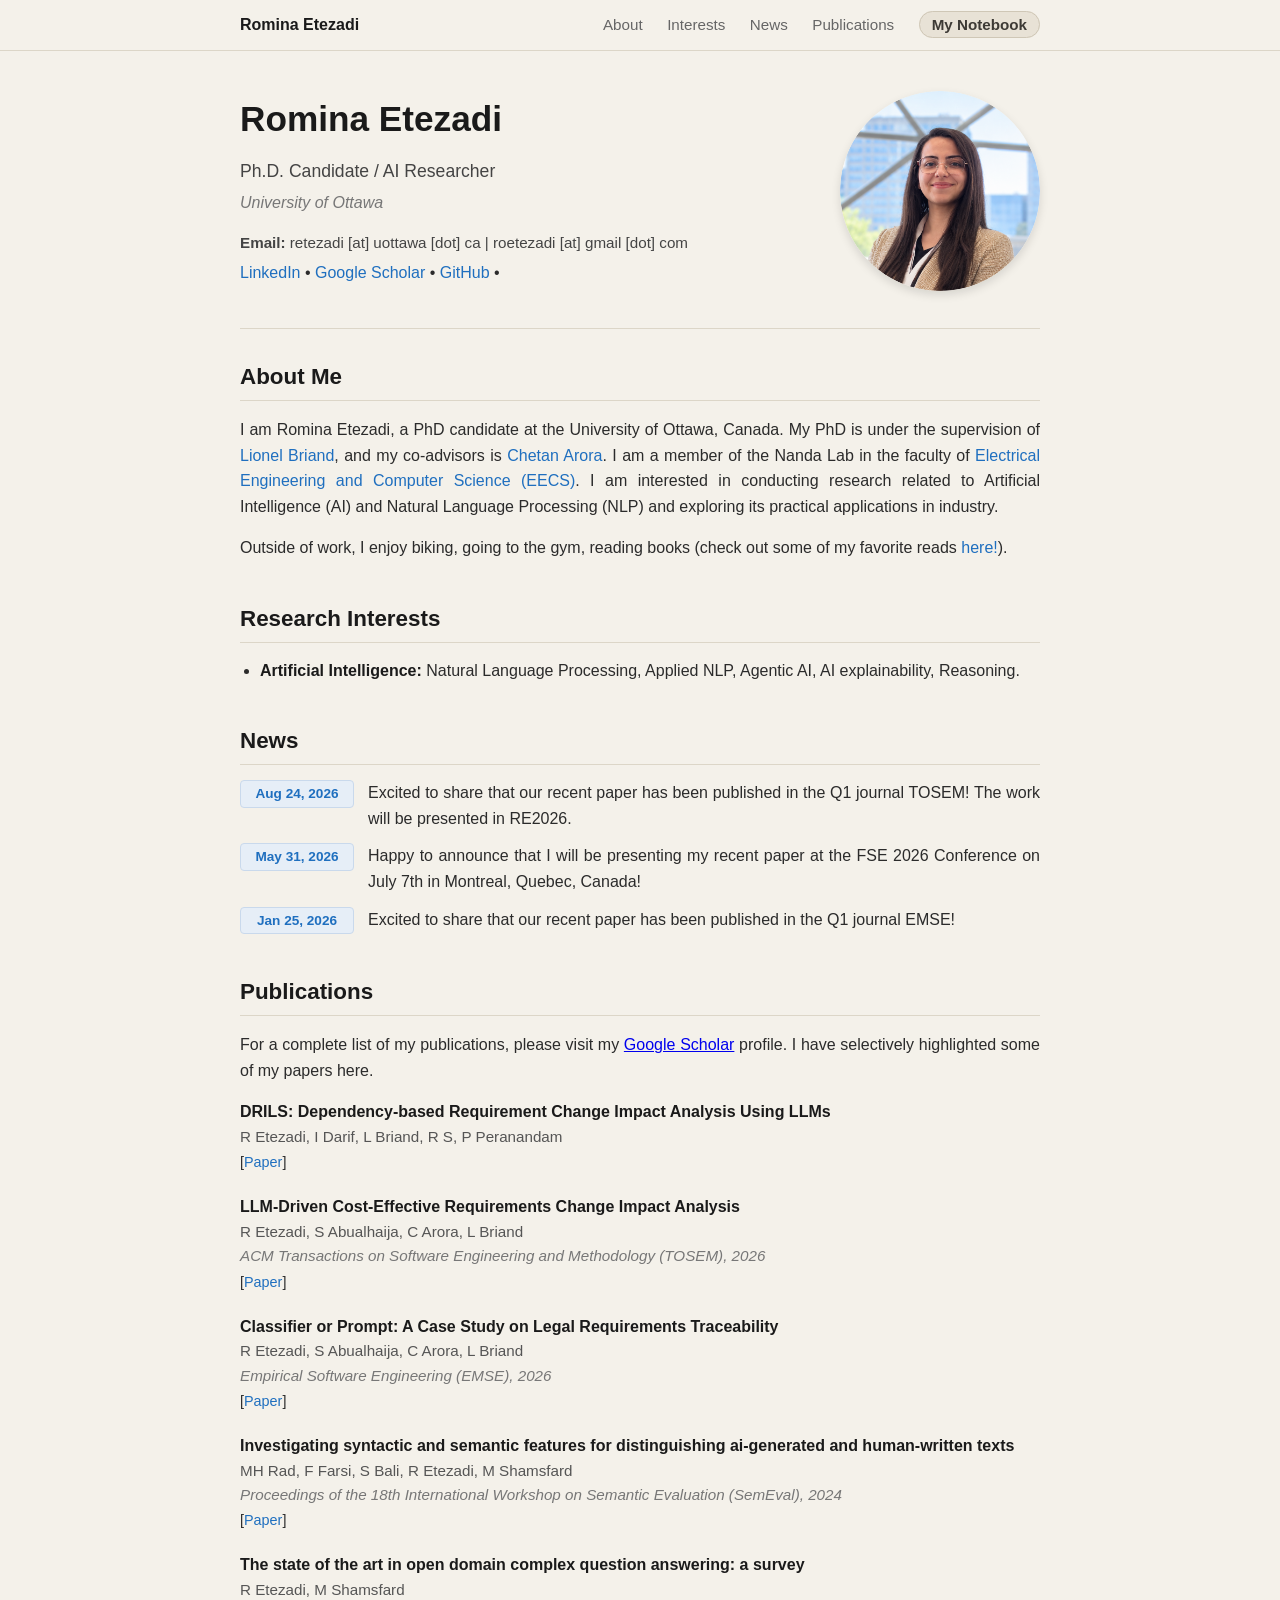
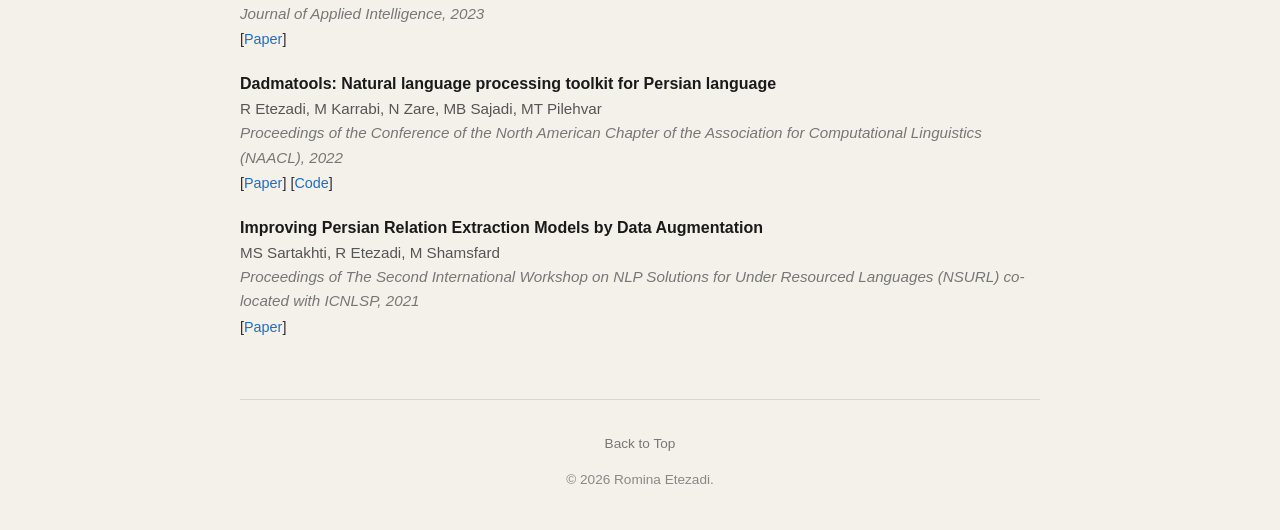
<file: index.html>
<!DOCTYPE html>
<html lang="en">
<head>
    <meta charset="UTF-8">
    <meta name="viewport" content="width=device-width, initial-scale=1.0">
    <title>Romina Etezadi</title>
    <link rel="stylesheet" href="style.css">
</head>
<body>

    <!-- Top Navigation Tabs -->
    <nav class="navbar">
        <div class="nav-container">
            <a href="#about" class="nav-brand">Romina Etezadi</a>
            <div class="nav-links">
                <a href="#about">About</a>
                <a href="#interests">Interests</a>
                <a href="#news">News</a>
                <a href="#publications">Publications</a>
                <a href="blog.html" class="nav-special">My Notebook</a>
                <!-- <a href="#teaching">Teaching</a> -->
                <!-- <a href="books.html" class="nav-special">Favorite Books</a> -->
            </div>
        </div>
    </nav>

    <div class="container">
        <!-- Header Section with Info on Left, Picture on Right -->
        <header>
            <div class="profile-main">
                <h1>Romina Etezadi</h1>
                <p class="subtitle">Ph.D. Candidate / AI Researcher </p>
                <p class="affiliation">University of Ottawa</p>
                <p class="email"><strong>Email:</strong> retezadi [at] uottawa [dot] ca | roetezadi [at] gmail [dot] com</p>
                
                <div class="social-links">
                    
                    <a href="https://www.google.com/url?q=https%3A%2F%2Fwww.linkedin.com%2Fin%2Fromina-etezadi-2b1288a3&sa=D&sntz=1&usg=AOvVaw1a5oxezccS2A_SdRlEBXAl" target="_blank">LinkedIn</a> • 
                    <a href="https://scholar.google.com/citations?user=ZDMztKcAAAAJ&hl=en&oi=ao" target="_blank">Google Scholar</a> • 
                    <a href="https://www.google.com/url?q=https%3A%2F%2Fgithub.com%2Froetezadi&sa=D&sntz=1&usg=AOvVaw248IDSr8_syAALGs5W66HZ" target="_blank">GitHub</a> • 
                    <!-- <a href="cv.pdf" target="_blank">CV (PDF)</a> -->
                </div>
            </div>
            <div class="profile-img">
                <!-- Put your image file name here (e.g., profile.jpg) -->
                <img src="profile-pic.png" alt="Romina Etezadi">
            </div>
        </header>

        <hr>

        <!-- Biography Section -->
        <section id="about"  class="social-links">
            <h2>About Me</h2>
            <p>
                I am Romina Etezadi, a PhD candidate at the University of Ottawa, Canada. My PhD is under the supervision of <a href="https://engineering.uottawa.ca/people/briand-lionel" target="_blank">Lionel Briand</a>, and my co-advisors is <a href="https://research.monash.edu/en/persons/chetan-arora/">Chetan Arora</a>. I am a member of the Nanda Lab in the faculty of <a href="https://www.uottawa.ca/faculty-engineering/school-electrical-engineering-computer-science">Electrical Engineering and Computer Science (EECS)</a>. I am interested in conducting research related to Artificial Intelligence (AI) and Natural Language Processing (NLP) and exploring its practical applications in industry.  
            </p>
            <p>
               Outside of work, I enjoy biking, going to the gym, reading books (check out some of my favorite reads <a href="books.html">here!</a>).
            </p>
        </section>

        <!-- Research / Interests Section -->
        <section id="interests">
            <h2>Research Interests</h2>
            <ul>
                <li><strong>Artificial Intelligence:</strong> Natural Language Processing, Applied NLP, Agentic AI, AI explainability, Reasoning.</li>
                <!-- <li><strong>Natural Language Processing:</strong> Applied NLP, C.</li> -->
            </ul>
        </section>


        <section id="news">
            <h2>News</h2>
            <ul class="news-list">
                <li><span class="news-date">Aug 24, 2026</span><span class="news-text">Excited to share that our recent paper has been published in the Q1 journal TOSEM! The work will be presented in RE2026.</span></li>
                <li><span class="news-date">May 31, 2026</span><span class="news-text">Happy to announce that I will be presenting my recent paper at the FSE 2026 Conference on July 7th in Montreal, Quebec, Canada!</span></li>
                <li><span class="news-date">Jan 25, 2026</span><span class="news-text">Excited to share that our recent paper has been published in the Q1 journal EMSE!</span></li>
            </ul>
        </section>

        <!-- Selected Publications Section -->
        <section id="publications">
            <h2>Publications</h2>
            <p>
            For a complete list of my publications, please visit my <a href="https://scholar.google.com/citations?user=ZDMztKcAAAAJ&hl=en&oi=ao" target="_blank">Google Scholar</a> profile. I have selectively highlighted some of my papers here.
            </p>

            <div class="publication-item">
                <span class="pub-title">DRILS: Dependency-based Requirement Change Impact Analysis Using LLMs</span>
                <span class="pub-authors">R Etezadi, I Darif, L Briand, R S, P Peranandam</span>
                <span class="pub-links">[<a href="https://arxiv.org/html/2610.33920v1">Paper</a>]</span>
            </div>

            <div class="publication-item">
                <span class="pub-title">LLM-Driven Cost-Effective Requirements Change Impact Analysis</span>
                <span class="pub-authors">R Etezadi, S Abualhaija, C Arora, L Briand</span>
                <span class="pub-venue">ACM Transactions on Software Engineering and Methodology (TOSEM), 2026</span>
                <span class="pub-links">[<a href="https://dl.acm.org/doi/10.1145/3844507">Paper</a>]</span>
            </div>

            <div class="publication-item">
                <span class="pub-title">Classifier or Prompt: A Case Study on Legal Requirements Traceability </span>
                <span class="pub-authors">R Etezadi, S Abualhaija, C Arora, L Briand</span>
                <span class="pub-venue">Empirical Software Engineering (EMSE), 2026</span>
                <span class="pub-links">[<a href="https://link.springer.com/article/10.1007/s10664-026-10827-1">Paper</a>]</span>
            </div>

            <div class="publication-item">
                <span class="pub-title">Investigating syntactic and semantic features for distinguishing ai-generated and human-written texts </span>
                <span class="pub-authors">MH Rad, F Farsi, S Bali, R Etezadi, M Shamsfard</span>
                <span class="pub-venue">Proceedings of the 18th International Workshop on Semantic Evaluation (SemEval), 2024</span>
                <span class="pub-links">[<a href="https://aclanthology.org/2024.semeval-1.69/">Paper</a>]</span>
            </div>

            <div class="publication-item">
                <span class="pub-title">The state of the art in open domain complex question answering: a survey </span>
                <span class="pub-authors">R Etezadi, M Shamsfard</span>
                <span class="pub-venue">Journal of Applied Intelligence, 2023</span>
                <span class="pub-links">[<a href="https://link.springer.com/article/10.1007/s10489-022-03732-9">Paper</a>]</span>
            </div>

            <div class="publication-item">
                <span class="pub-title">Dadmatools: Natural language processing toolkit for Persian language</span>
                <span class="pub-authors">R Etezadi, M Karrabi, N Zare, MB Sajadi, MT Pilehvar</span>
                <span class="pub-venue">Proceedings of the Conference of the North American Chapter of the Association for Computational Linguistics (NAACL), 2022</span>
                <span class="pub-links">[<a href="https://aclanthology.org/2022.naacl-demo.13/">Paper</a>] [<a href="https://github.com/Dadmatech/DadmaTools">Code</a>]</span>
            </div>

            <!-- <div class="publication-item">
                <span class="pub-title">A knowledge-based approach for answering complex questions in Persian </span>
                <span class="pub-authors">R Etezadi, M Shamsfard</span>
                <span class="pub-venue">Master Thesis, 2021</span>
                <span class="pub-links">[<a href="https://arxiv.org/abs/2107.02040">Paper</a>]</span>
            </div> -->

            <div class="publication-item">
                <span class="pub-title">Improving Persian Relation Extraction Models by Data Augmentation </span>
                <span class="pub-authors">MS Sartakhti, R Etezadi, M Shamsfard</span>
                <span class="pub-venue">Proceedings of The Second International Workshop on NLP Solutions for Under Resourced Languages (NSURL) co-located with ICNLSP, 2021</span>
                <span class="pub-links">[<a href="https://aclanthology.org/2021.nsurl-1.5/">Paper</a>]</span>
            </div>

            <!-- <div class="publication-item">
                <span class="pub-title">PeCoQ: A dataset for Persian complex question answering over knowledge graph</span>
                <span class="pub-authors">R Etezadi, M Shamsfard</span>
                <span class="pub-venue">11th international conference on information and knowledge technology (IKT), 2020</span>
                <span class="pub-links">[<a href="https://arxiv.org/abs/2106.14167">Paper</a>] [<a href="https://github.com/roetezadi/PeCoQ">Code</a>]</span>
            </div> -->
        </section>



        <!-- Teaching / Service Section -->
        <!-- <section id="teaching">
            <h2>Contact</h2>
            <ul>
                <li><strong>Graduate Teaching Assistant:</strong> Introduction to Systems Engineering (Fall 2025)</li>
                <li><strong>Reviewer:</strong> Journal of Automated Systems, Deep Learning Workshop</li>
            </ul>
        </section> -->

        <footer>
            <p><a href="index.html">Back to Top</a></p>
            <p>&copy; 2026 Romina Etezadi.</p>
        </footer>
    </div>

</body>
</html>
</file>
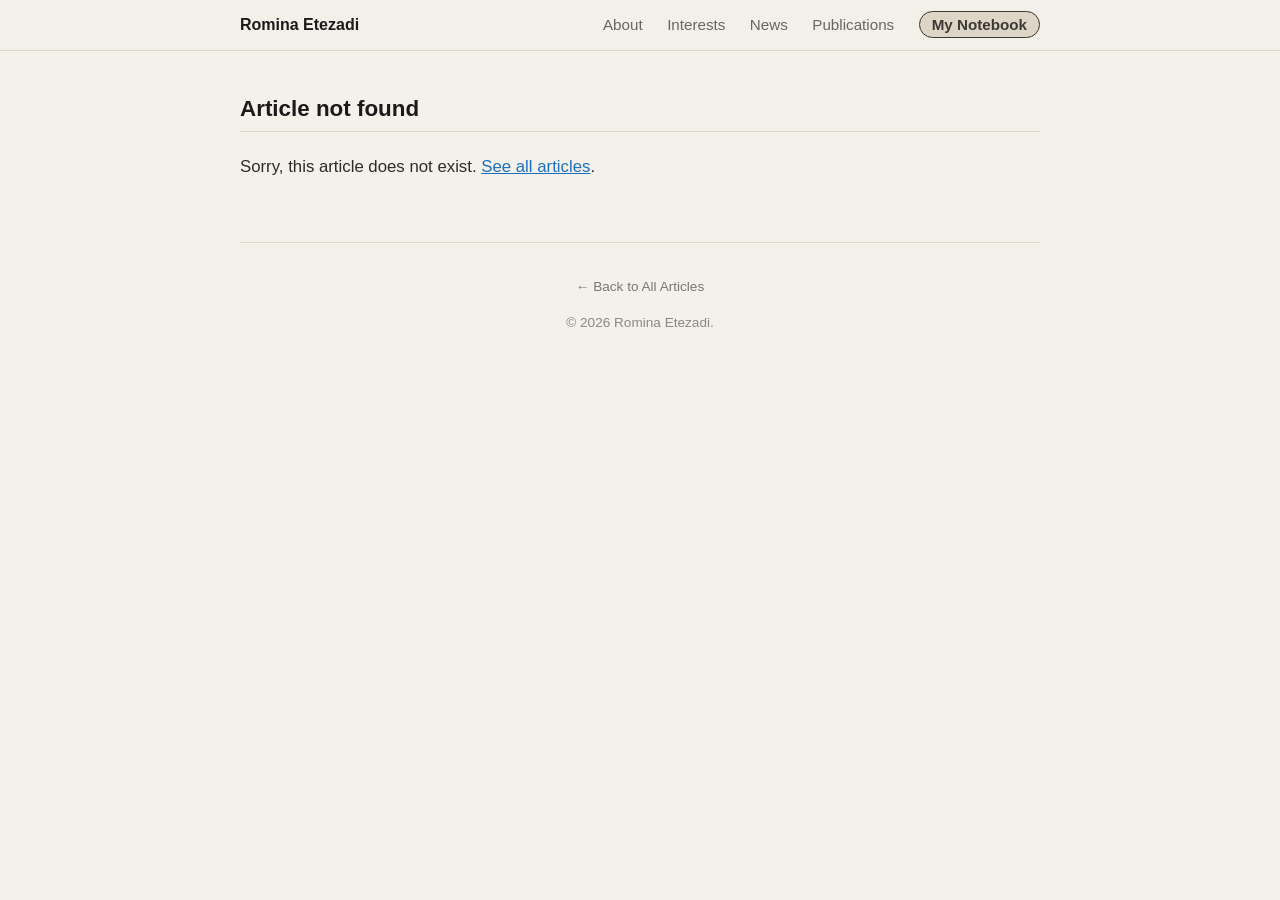
<file: article.html>
<!DOCTYPE html>
<html lang="en">
<head>
    <meta charset="UTF-8">
    <meta name="viewport" content="width=device-width, initial-scale=1.0">
    <title>My AI Notebook | Romina Etezadi</title>
    <link rel="stylesheet" href="style.css">
</head>
<body>

    <!-- Top Navigation Tabs -->
    <nav class="navbar">
        <div class="nav-container">
            <a href="index.html#about" class="nav-brand">Romina Etezadi</a>
            <div class="nav-links">
                <a href="index.html#about">About</a>
                <a href="index.html#interests">Interests</a>
                <a href="index.html#news">News</a>
                <a href="index.html#publications">Publications</a>
                <a href="blog.html" class="nav-special nav-active">My Notebook</a>
            </div>
        </div>
    </nav>

    <div class="container">
        <article id="article" class="blog-article">
            <h2 id="article-title"></h2>
            <p id="article-date" class="post-date"></p>
            <div id="article-content" class="article-content"></div>
        </article>

        <footer>
            <p><a href="blog.html">← Back to All Articles</a></p>
            <p>&copy; 2026 Romina Etezadi.</p>
        </footer>
    </div>

    <script src="posts.js"></script>
    <script>
        const id = new URLSearchParams(window.location.search).get("id");
        const post = POSTS.find(p => p.id === id);

        if (post) {
            document.title = post.title + " | Romina Etezadi";
            document.getElementById("article-title").textContent = post.title;
            document.getElementById("article-date").textContent =
                new Date(post.date + "T00:00:00").toLocaleDateString("en-US", { year: "numeric", month: "long", day: "numeric" });
            document.getElementById("article-content").innerHTML = post.content;
        } else {
            document.getElementById("article-title").textContent = "Article not found";
            document.getElementById("article-content").innerHTML =
                '<p>Sorry, this article does not exist. <a href="blog.html">See all articles</a>.</p>';
        }
    </script>

</body>
</html>
</file>
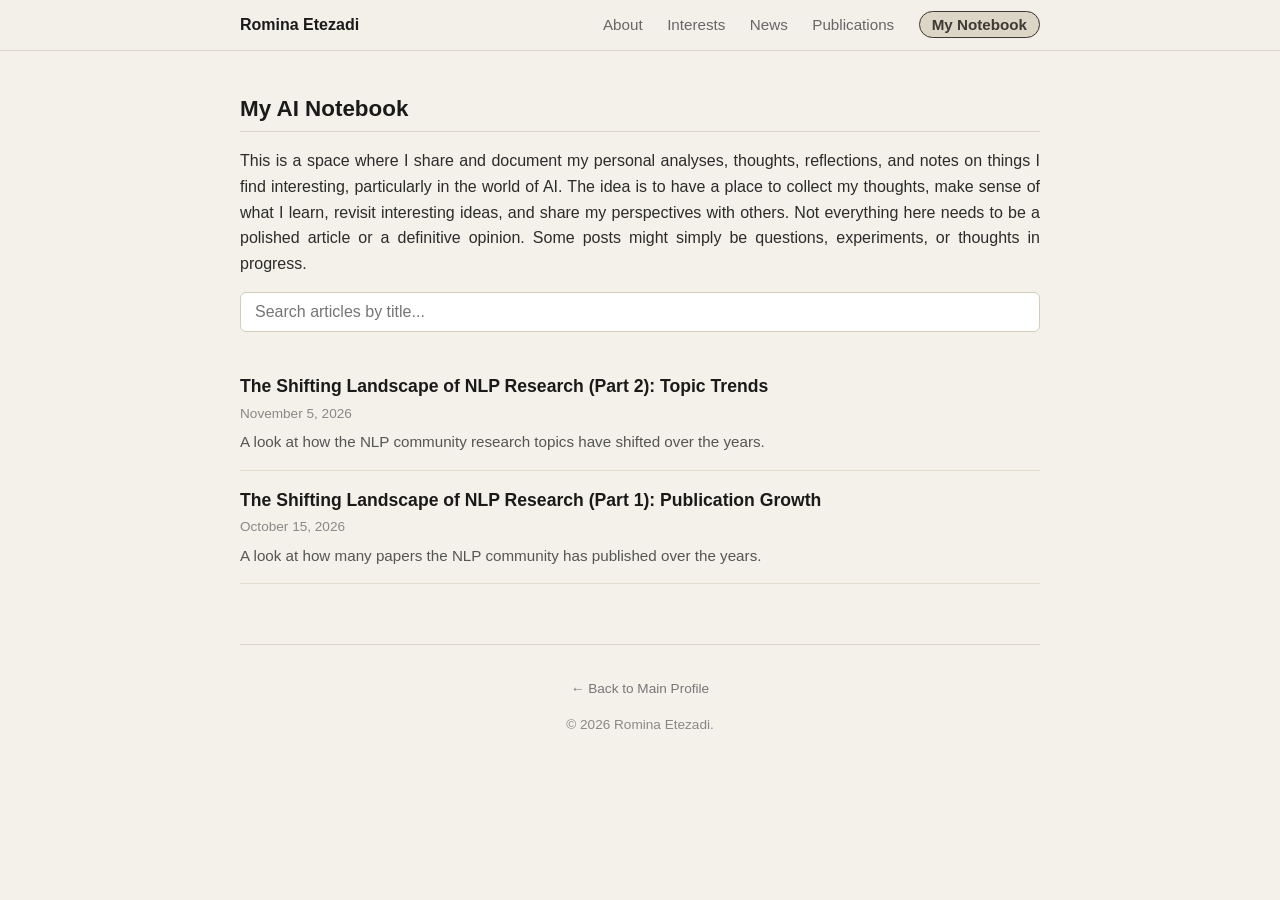
<file: blog.html>
<!DOCTYPE html>
<html lang="en">
<head>
    <meta charset="UTF-8">
    <meta name="viewport" content="width=device-width, initial-scale=1.0">
    <title>My AI Notebook | Romina Etezadi</title>
    <link rel="stylesheet" href="style.css">
</head>
<body>

    <!-- Top Navigation Tabs -->
    <nav class="navbar">
        <div class="nav-container">
            <a href="index.html#about" class="nav-brand">Romina Etezadi</a>
            <div class="nav-links">
                <a href="index.html#about">About</a>
                <a href="index.html#interests">Interests</a>
                <a href="index.html#news">News</a>
                <a href="index.html#publications">Publications</a>
                <a href="blog.html" class="nav-special nav-active">My Notebook</a>
            </div>
        </div>
    </nav>

    <div class="container">
        <section id="blog-page">
            <h2>My AI Notebook</h2>
            <p>
                This is a space where I share and document my personal analyses, thoughts, reflections, and notes on things I find interesting, particularly in the world of AI. 
                The idea is to have a place to collect my thoughts, make sense of what I learn, revisit interesting ideas, and share my perspectives with others. Not everything here needs to be a polished article or a definitive opinion. Some posts might simply be questions, experiments, or thoughts in progress.
            </p>
            <input type="search" id="blog-search" class="blog-search" placeholder="Search articles by title..." aria-label="Search articles by title">

            <div id="post-list"></div>
            <p id="no-results" class="blog-empty" hidden>No articles match your search.</p>
        </section>

        <footer>
            <p><a href="index.html">← Back to Main Profile</a></p>
            <p>&copy; 2026 Romina Etezadi.</p>
        </footer>
    </div>

    <script src="posts.js"></script>
    <script>
        const list = document.getElementById("post-list");
        const search = document.getElementById("blog-search");
        const noResults = document.getElementById("no-results");

        const sorted = POSTS.slice().sort((a, b) => b.date.localeCompare(a.date));

        function formatDate(iso) {
            return new Date(iso + "T00:00:00").toLocaleDateString("en-US", { year: "numeric", month: "long", day: "numeric" });
        }

        function render(query) {
            const q = query.trim().toLowerCase();
            const matches = sorted.filter(p => p.title.toLowerCase().includes(q));

            list.innerHTML = "";
            for (const post of matches) {
                const item = document.createElement("a");
                item.className = "post-item";
                item.href = "article.html?id=" + encodeURIComponent(post.id);

                const title = document.createElement("span");
                title.className = "post-title";
                title.textContent = post.title;

                const date = document.createElement("span");
                date.className = "post-date";
                date.textContent = formatDate(post.date);

                const summary = document.createElement("span");
                summary.className = "post-summary";
                summary.textContent = post.summary;

                item.append(title, date, summary);
                list.appendChild(item);
            }
            noResults.hidden = matches.length > 0;
        }

        search.addEventListener("input", () => render(search.value));
        render("");
    </script>

</body>
</html>
</file>
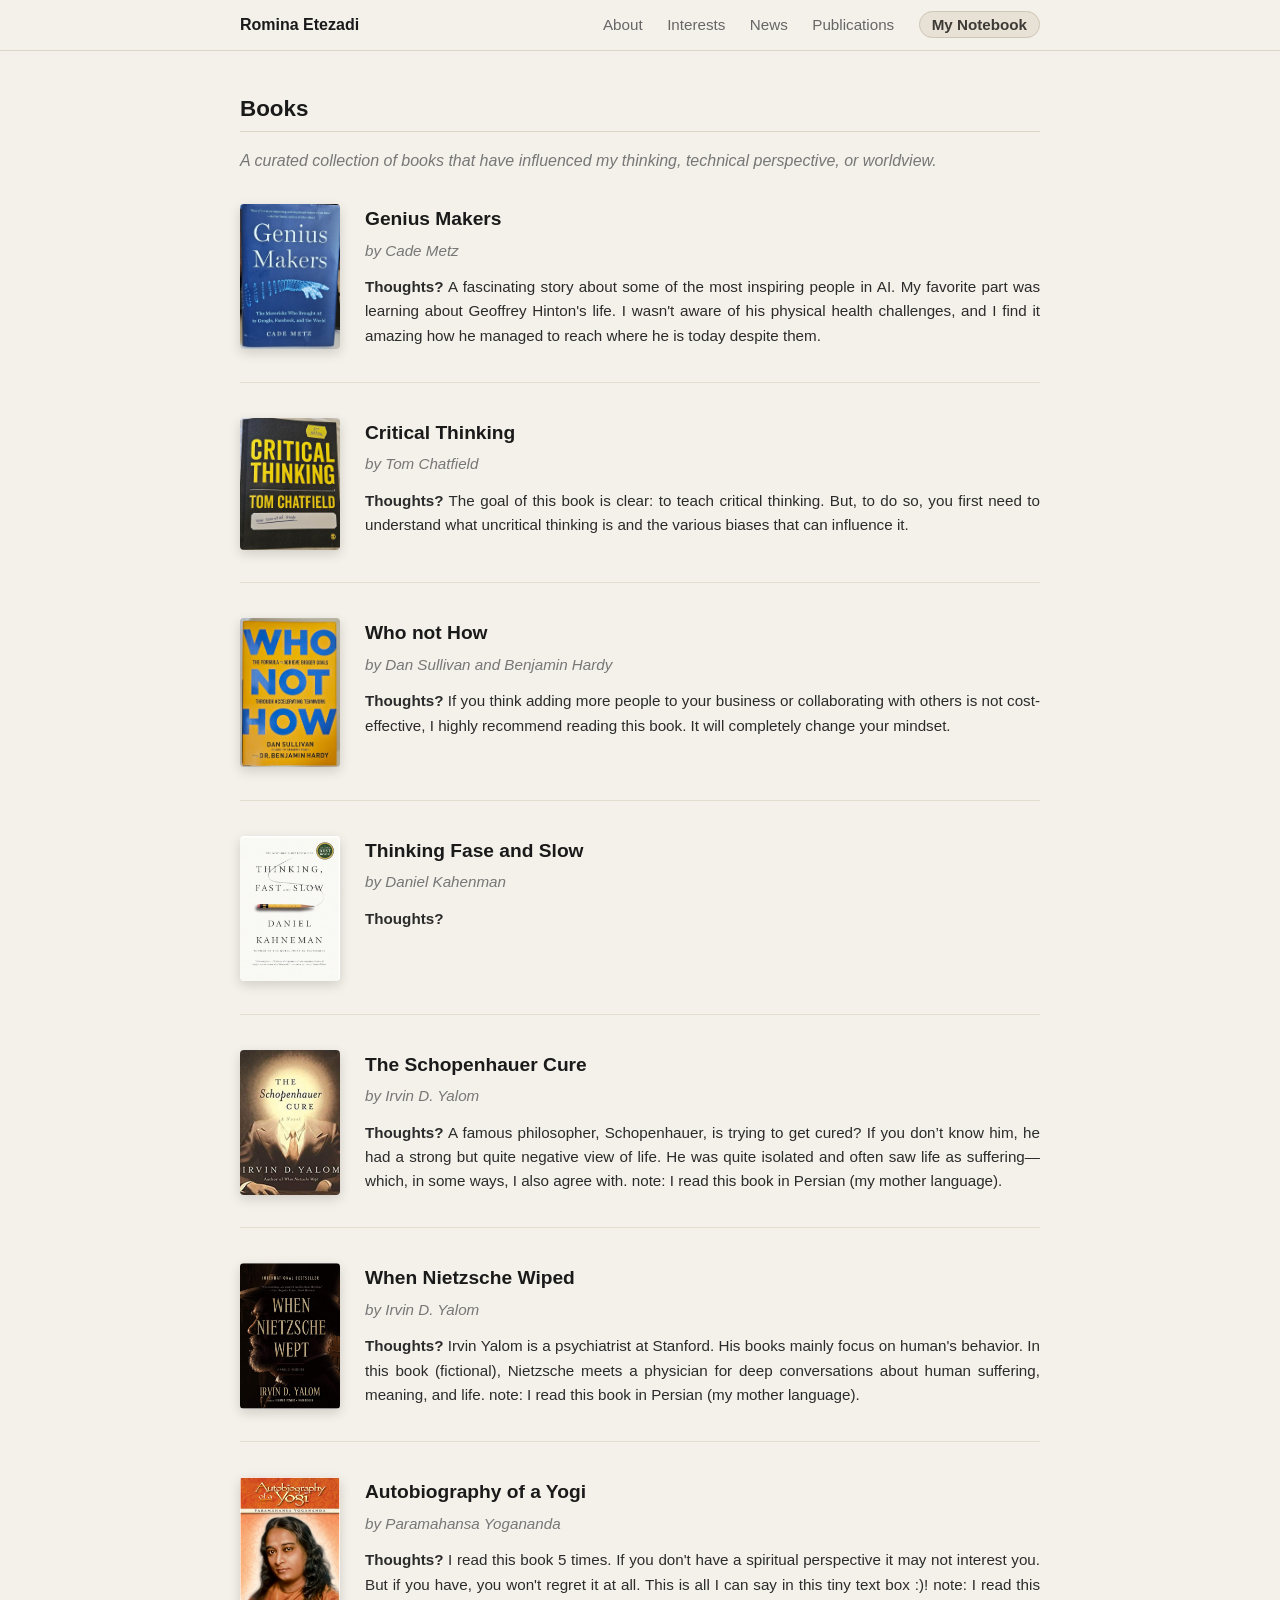
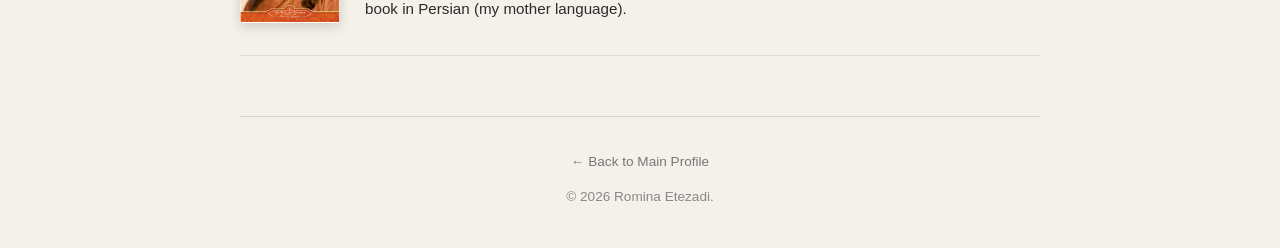
<file: books.html>
<!DOCTYPE html>
<html lang="en">
<head>
    <meta charset="UTF-8">
    <meta name="viewport" content="width=device-width, initial-scale=1.0">
    <title>Favorite Books | Romina Etezadi</title>
    <link rel="stylesheet" href="style.css">
</head>
<body>

    <!-- Top Navigation Tabs -->
    <nav class="navbar">
        <div class="nav-container">
            <a href="index.html#about" class="nav-brand">Romina Etezadi</a>
            <div class="nav-links">
                <a href="index.html#about">About</a>
                <a href="index.html#interests">Interests</a>
                <a href="index.html#news">News</a>
                <a href="index.html#publications">Publications</a>
                <a href="blog.html" class="nav-special">My Notebook</a>
                <!-- <a href="index.html#teaching">Teaching</a> -->
                <!-- <a href="books.html" class="nav-active">Favorite Books</a> -->
            </div>
        </div>
    </nav>

    <div class="container">
        <section id="books-page">
            <h2>Books</h2>
            <p class="books-intro">A curated collection of books that have influenced my thinking, technical perspective, or worldview.</p>

            <!-- Book 1 -->
            <div class="book-card">
                <div class="book-img">
                    <!-- Replace with your book cover image file path -->
                    <img src="books/b1.jpg" alt="Book Cover">
                </div>
                <div class="book-info">
                    <h3>Genius Makers</h3>
                    <p class="book-author">by Cade Metz</p>
                    <p class="book-description">
                       <strong>Thoughts?</strong> A fascinating story about some of the most inspiring people in AI. My favorite part was learning about Geoffrey Hinton's life. I wasn't aware of his physical health challenges, and I find it amazing how he managed to reach where he is today despite them.
                    </p>
                </div>
            </div>

            <!-- Book 2 -->
            <div class="book-card">
                <div class="book-img">
                    <img src="books/b2.jpg" alt="Book Cover">
                </div>
                <div class="book-info">
                    <h3>Critical Thinking</h3>
                    <p class="book-author">by Tom Chatfield</p>
                    <p class="book-description">
                       <strong>Thoughts?</strong> The goal of this book is clear: to teach critical thinking. But, to do so, you first need to understand what uncritical thinking is and the various biases that can influence it.
                    </p>
                </div>
            </div>

            <!-- Book 2 -->
            <div class="book-card">
                <div class="book-img">
                    <img src="books/b3.jpg" alt="Book Cover">
                </div>
                <div class="book-info">
                    <h3>Who not How</h3>
                    <p class="book-author">by Dan Sullivan and Benjamin Hardy</p>
                    <p class="book-description">
                       <strong>Thoughts?</strong> If you think adding more people to your business or collaborating with others is not cost-effective, I highly recommend reading this book. It will completely change your mindset.
                    </p>
                </div>
            </div>

            <!-- Book 2 -->
            <div class="book-card">
                <div class="book-img">
                    <img src="books/b7.png" alt="Book Cover">
                </div>
                <div class="book-info">
                    <h3>Thinking Fase and Slow</h3>
                    <p class="book-author">by Daniel Kahenman</p>
                    <p class="book-description">
                       <strong>Thoughts?</strong> 
                    </p>
                </div>
            </div>

            <!-- Book 2 -->
            <div class="book-card">
                <div class="book-img">
                    <img src="books/b6.png" alt="Book Cover">
                </div>
                <div class="book-info">
                    <h3>The Schopenhauer Cure</h3>
                    <p class="book-author">by Irvin D. Yalom</p>
                    <p class="book-description">
                        <strong>Thoughts?</strong> A famous philosopher, Schopenhauer, is trying to get cured? If you don’t know him, he had a strong but quite negative view of life. He was quite isolated and often saw life as suffering—which, in some ways, I also agree with.  note: I read this book in Persian (my mother language).
                    </p>
                </div>
            </div>

            <!-- Book 2 -->
            <div class="book-card">
                <div class="book-img">
                    <img src="books/b5.png" alt="Book Cover">
                </div>
                <div class="book-info">
                    <h3>When Nietzsche Wiped</h3>
                    <p class="book-author">by Irvin D. Yalom</p>
                    <p class="book-description">
                        <strong>Thoughts?</strong> Irvin Yalom is a psychiatrist at Stanford. His books mainly focus on human's behavior. In this book (fictional), Nietzsche meets a physician for deep conversations about human suffering, meaning, and life.  note: I read this book in Persian (my mother language).
                    </p>
                </div>
            </div>

            <!-- Book 2 -->
            <div class="book-card">
                <div class="book-img">
                    <img src="books/b4.png" alt="Book Cover">
                </div>
                <div class="book-info">
                    <h3>Autobiography of a Yogi</h3>
                    <p class="book-author">by Paramahansa Yogananda</p>
                    <p class="book-description">
                        <strong>Thoughts?</strong> I read this book 5 times. If you don't have a spiritual perspective it may not interest you. But if you have, you won't regret it at all. This is all I can say in this tiny text box :)!  note: I read this book in Persian (my mother language).
                    </p>
                </div>
            </div>

        </section>

        <footer>
            <p><a href="index.html">← Back to Main Profile</a></p>
            <p>&copy; 2026 Romina Etezadi.</p>
        </footer>
    </div>

</body>
</html>
</file>
<file: style.css>
/* Core Layout & Setup */
html {
    scroll-behavior: smooth;
}

body {
    font-family: -apple-system, BlinkMacSystemFont, "Segoe UI", Roboto, Helvetica, Arial, sans-serif;
    line-height: 1.6;
    color: #2b2b2b; /* Dark gray writing */
    background-color: #f4f1ea; /* Warm paper-cream background */
    margin: 0;
    padding: 0;
}

/* Fixed Navigation Bar */
.navbar {
    position: sticky;
    top: 0;
    background-color: rgba(244, 241, 234, 0.95); /* Matches body */
    border-bottom: 1px solid #dcd6c8; /* Soft border line */
    z-index: 1000;
    padding: 12px 0;
}

.nav-container {
    max-width: 800px;
    margin: 0 auto;
    padding: 0 20px;
    display: flex;
    justify-content: space-between;
    align-items: center;
}

.nav-brand {
    font-weight: 700;
    color: #1a1a1a;
    text-decoration: none;
}

.nav-links a {
    color: #666; /* Dimmer text for inactive tabs */
    text-decoration: none;
    margin-left: 20px;
    font-size: 0.95rem;
    font-weight: 500;
    transition: color 0.2s ease;
}

.nav-links a:hover, .nav-active {
    color: #1f6fbf !important; /* Blue for hover/active links */
}

/* Highlighted "My AI Notebook" tab (warm charcoal on sand) */
.nav-links a.nav-special {
    color: #3d3a35 !important;
    background-color: #e8e2d6;
    border: 1px solid #cfc7b6;
    padding: 4px 12px;
    border-radius: 999px;
    font-weight: 600;
    transition: background-color 0.2s ease, border-color 0.2s ease;
}

.nav-links a.nav-special:hover,
.nav-links a.nav-special.nav-active {
    background-color: #ddd5c5;
    border-color: #3d3a35;
}

/* Layout Container */
.container {
    max-width: 800px;
    margin: 40px auto;
    padding: 0 20px;
}

/* Profile Layout (Text Left, Image Right) */
header {
    display: flex;
    justify-content: space-between;
    align-items: flex-start;
    margin-top: 20px;
    margin-bottom: 30px;
}

.profile-main {
    flex: 1;
    padding-right: 40px;
}

h1 {
    font-size: 2.2rem;
    margin: 0 0 10px 0;
    color: #1a1a1a;
}

.subtitle {
    font-size: 1.1rem;
    color: #444;
    margin: 0 0 5px 0;
}

.affiliation {
    font-style: italic;
    margin: 0 0 15px 0;
    color: #777;
}

.email {
    margin: 5px 0;
    font-size: 0.95rem;
    color: #444;
}

.social-links a {
    color: #1f6fbf; /* Blue links, readable on light backgrounds */
    text-decoration: none;
    font-weight: 500;
}

.social-links a:hover {
    text-decoration: underline;
}

/* Image Placement */
.profile-img img {
    width: 200px;
    height: 200px;
    border-radius: 50%;
    object-fit: cover;
    border: 0px solid #fff;
    box-shadow: 0 4px 10px rgba(0,0,0,0.12);
}

/* General Formatting */
hr {
    border: 0;
    border-top: 1px solid #dcd6c8;
    margin: 30px 0;
}

section {
    margin-bottom: 40px;
    scroll-margin-top: 70px;
}

h2 {
    font-size: 1.4rem;
    color: #1a1a1a;
    border-bottom: 1px solid #dcd6c8;
    padding-bottom: 5px;
    margin-bottom: 15px;
}

/* Justified body text (hyphenation keeps word spacing even) */
section p,
section li,
.article-content p,
.article-content li {
    text-align: justify;
    hyphens: auto;
    -webkit-hyphens: auto;
}

ul {
    padding-left: 20px;
    margin: 0;
}

li {
    margin-bottom: 8px;
    color: #2b2b2b;
}

li strong {
    color: #1a1a1a;
}

/* News */
.news-list {
    list-style: none;
    padding-left: 0;
}

.news-list li {
    display: flex;
    align-items: flex-start;
    gap: 14px;
    margin-bottom: 12px;
}

.news-date {
    flex-shrink: 0;
    min-width: 96px;
    padding: 2px 8px;
    text-align: center;
    font-size: 0.85rem;
    font-weight: 600;
    color: #1f6fbf;
    background-color: #e6eef7;
    border: 1px solid #c9d9ec;
    border-radius: 4px;
    white-space: nowrap;
}

/* Publications */
.publication-item {
    margin-bottom: 20px;
    display: flex;
    flex-direction: column;
}

.pub-title {
    font-weight: 600;
    color: #1a1a1a;
}

.pub-authors {
    font-size: 0.95rem;
    color: #555;
}

.pub-authors strong {
    color: #1a1a1a;
}

.pub-venue {
    font-size: 0.95rem;
    font-style: italic;
    color: #777;
}

.pub-links {
    font-size: 0.9rem;
    margin-top: 2px;
}

.pub-links a {
    color: #1f6fbf;
    text-decoration: none;
}

/* Books Layout Styling */
.books-intro {
    font-style: italic;
    color: #777;
    margin-bottom: 30px;
}

.book-card {
    display: flex;
    align-items: flex-start;
    margin-bottom: 35px;
    border-bottom: 1px solid #e3ddd0;
    padding-bottom: 25px;
}

.book-img img {
    width: 100px;
    height: auto;
    border-radius: 4px;
    box-shadow: 0 4px 12px rgba(0,0,0,0.15);
    margin-right: 25px;
    border: 0px solid #333;
}

.book-info {
    flex: 1;
}

.book-info h3 {
    margin: 0 0 4px 0;
    font-size: 1.2rem;
    color: #1a1a1a;
}

.book-author {
    margin: 0 0 12px 0;
    font-size: 0.95rem;
    color: #777;
    font-style: italic;
}

.book-description {
    margin: 0;
    font-size: 0.95rem;
    color: #2b2b2b;
}

/* Blog */
.blog-search {
    width: 100%;
    box-sizing: border-box;
    padding: 10px 14px;
    margin-bottom: 25px;
    font-size: 1rem;
    font-family: inherit;
    color: #2b2b2b;
    background-color: #ffffff;
    border: 1px solid #d3ccbc;
    border-radius: 6px;
    outline: none;
}

.blog-search:focus {
    border-color: #1f6fbf;
}

.post-item {
    display: flex;
    flex-direction: column;
    padding: 15px 0;
    border-bottom: 1px solid #e3ddd0;
    text-decoration: none;
}

.post-title {
    font-weight: 600;
    font-size: 1.1rem;
    color: #1a1a1a;
    transition: color 0.2s ease;
}

.post-item:hover .post-title {
    color: #1f6fbf;
}

.post-date {
    font-size: 0.85rem;
    color: #888;
    margin: 2px 0 6px 0;
}

.post-summary {
    font-size: 0.95rem;
    color: #555;
}

.blog-empty {
    color: #888;
    font-style: italic;
}

.blog-article h2 {
    margin-bottom: 5px;
}

.article-content {
    margin-top: 20px;
    font-size: 1.05rem;
    line-height: 1.75;
    color: #2b2b2b;
}

.article-content h3 {
    color: #1a1a1a;
    margin-top: 30px;
}

.article-content a {
    color: #1f6fbf;
}

.article-content img {
    max-width: 100%;
    border-radius: 6px;
}

.article-content figure {
    margin: 30px 0;
    text-align: center;
}

.article-content figure img {
    border: 1px solid #dcd6c8;
}

.article-content figcaption {
    margin-top: 8px;
    font-size: 0.9rem;
    font-style: italic;
    color: #777;
}

footer {
    margin-top: 60px;
    font-size: 0.85rem;
    color: #888;
    text-align: center;
    border-top: 1px solid #dcd6c8;
    padding-top: 20px;
}

footer a {
    color: #777;
    text-decoration: none;
}

footer a:hover {
    color: #1f6fbf;
}

/* Responsive Scaling for Mobile Screens */
@media (max-width: 650px) {
    .nav-container {
        flex-direction: column;
        gap: 10px;
    }
    .nav-links {
        display: flex;
        flex-wrap: wrap;
        justify-content: center;
        align-items: center;
        row-gap: 8px;
    }
    .nav-links a {
        margin: 0 10px;
        font-size: 0.9rem;
    }
    header {
        flex-direction: column-reverse;
        align-items: center;
        text-align: center;
    }
    .profile-main {
        padding-right: 0;
        margin-top: 25px;
    }
    .book-card {
        flex-direction: column;
        align-items: center;
        text-align: center;
    }
    .book-img img {
        margin-right: 0;
        margin-bottom: 15px;
    }
}
</file>
